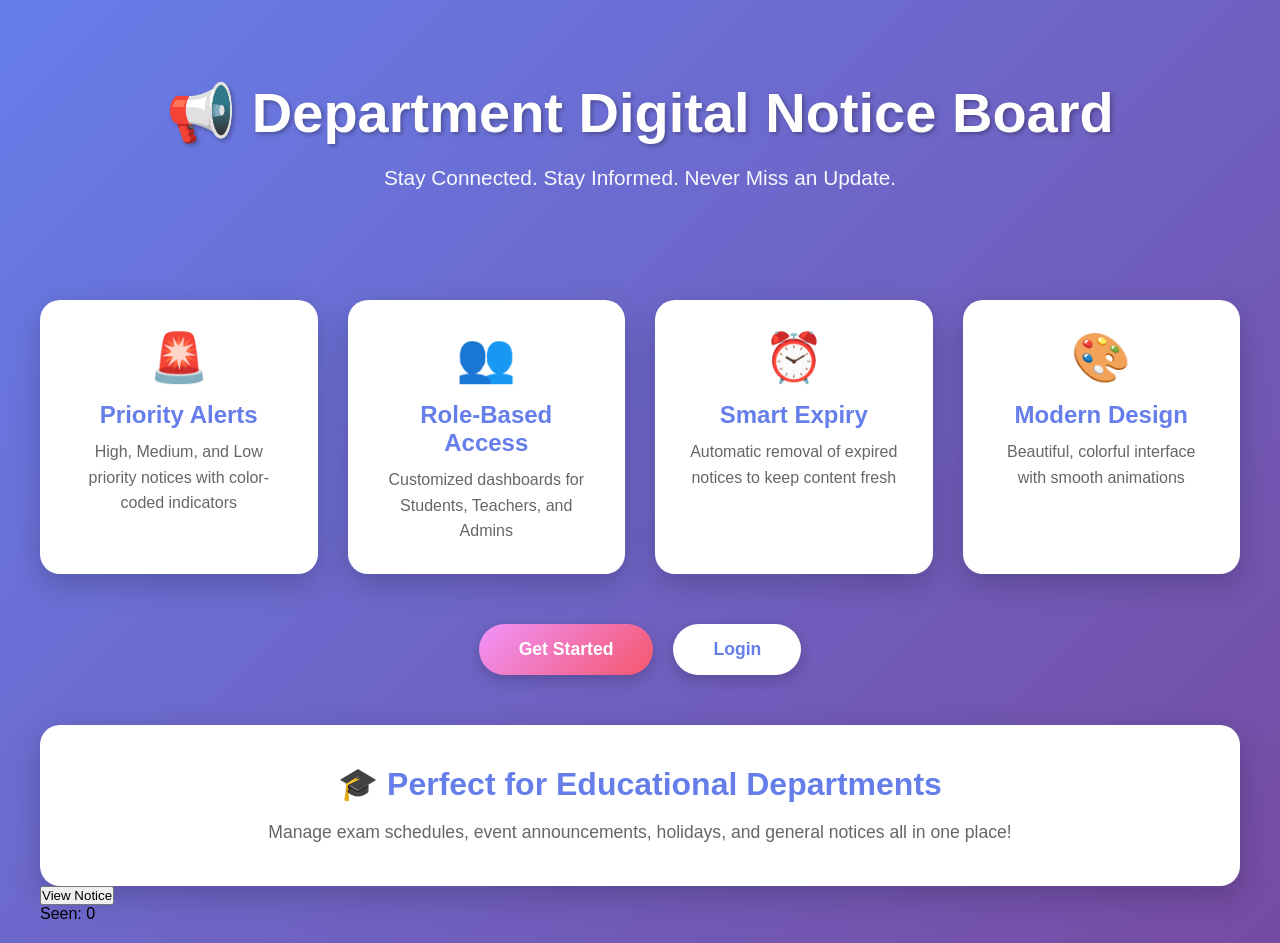
<file: index.html>
<!DOCTYPE html>
<html lang="en">
<head>
  <meta charset="UTF-8">
  <meta name="viewport" content="width=device-width, initial-scale=1.0">
  <title>Department Digital Notice Board</title>
  <link rel="stylesheet" href="style.css">
</head>
<body>
  <div class="container">
    <div class="hero-section">
      <h1 class="main-title">📢 Department Digital Notice Board</h1>
      <p class="subtitle">Stay Connected. Stay Informed. Never Miss an Update.</p>
    </div>

    <div class="features">
      <div class="feature-card">
        <div class="icon">🚨</div>
        <h3>Priority Alerts</h3>
        <p>High, Medium, and Low priority notices with color-coded indicators</p>
      </div>
      <div class="feature-card">
        <div class="icon">👥</div>
        <h3>Role-Based Access</h3>
        <p>Customized dashboards for Students, Teachers, and Admins</p>
      </div>
      <div class="feature-card">
        <div class="icon">⏰</div>
        <h3>Smart Expiry</h3>
        <p>Automatic removal of expired notices to keep content fresh</p>
      </div>
      <div class="feature-card">
        <div class="icon">🎨</div>
        <h3>Modern Design</h3>
        <p>Beautiful, colorful interface with smooth animations</p>
      </div>
    </div>

    <div class="cta-buttons">
      <button class="btn btn-primary" onclick="window.location.href='login.html'">
        Get Started
      </button>
      <button class="btn btn-secondary" onclick="window.location.href='login.html'">
        Login
      </button>
    </div>

    <div class="info-section">
      <h3>🎓 Perfect for Educational Departments</h3>
      <p>Manage exam schedules, event announcements, holidays, and general notices all in one place!</p>
    </div>
    <button id="viewBtn" onclick="viewed()">View Notice</button>
<p id="viewCount"></p>
<script>
const KEY = "homepage_view_count";
const SEEN_KEY = "homepage_seen";  

let count = localStorage.getItem(KEY) || 0;
document.getElementById("viewCount").innerText = "Seen: " + count;

if (localStorage.getItem(SEEN_KEY)) {
    document.getElementById("viewBtn").disabled = true;
    document.getElementById("viewBtn").innerText = "Seen ✔";
}

function viewed() {
    if (!localStorage.getItem(SEEN_KEY)) {
        count++;
        localStorage.setItem(KEY, count);
        localStorage.setItem(SEEN_KEY, "yes");

        document.getElementById("viewCount").innerText = "Seen: " + count;
        document.getElementById("viewBtn").disabled = true;
        document.getElementById("viewBtn").innerText = "Seen ✔";
    }
}
</script>
  </div>
</body>
</html>
</file>
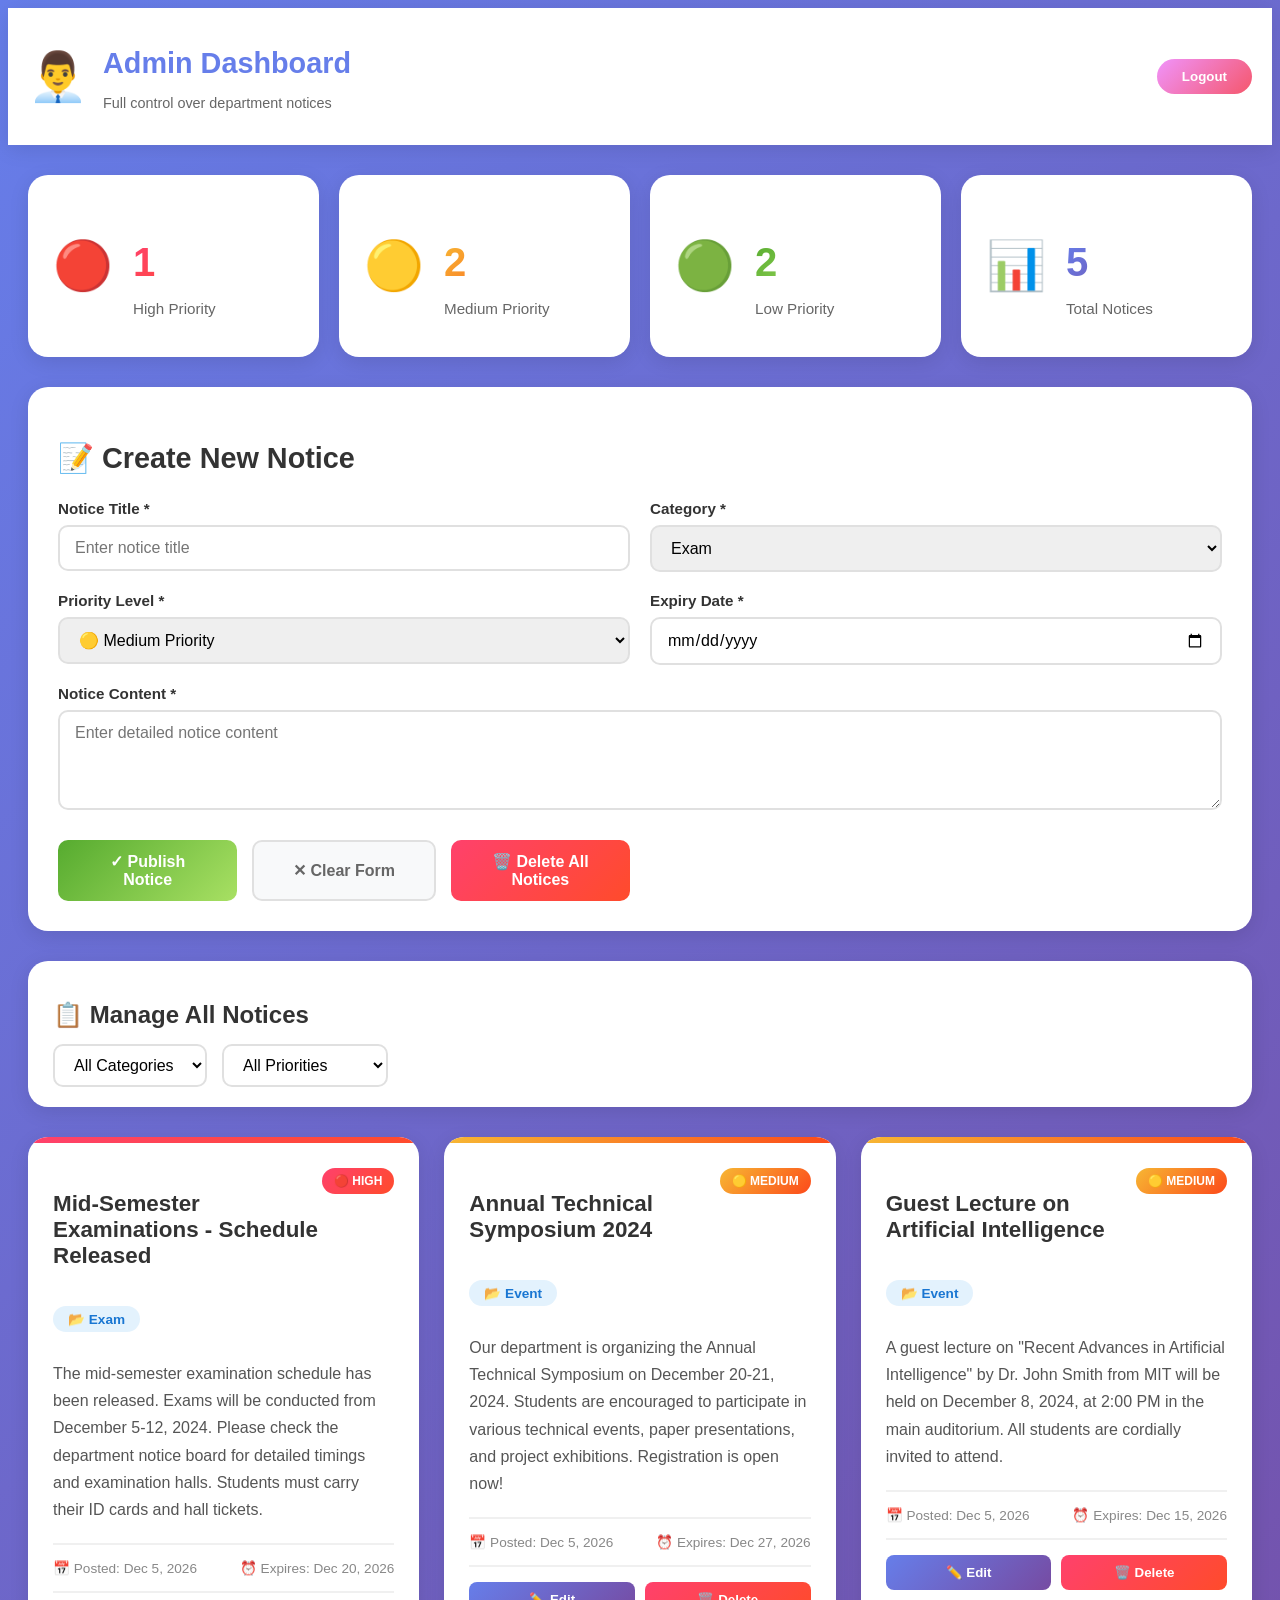
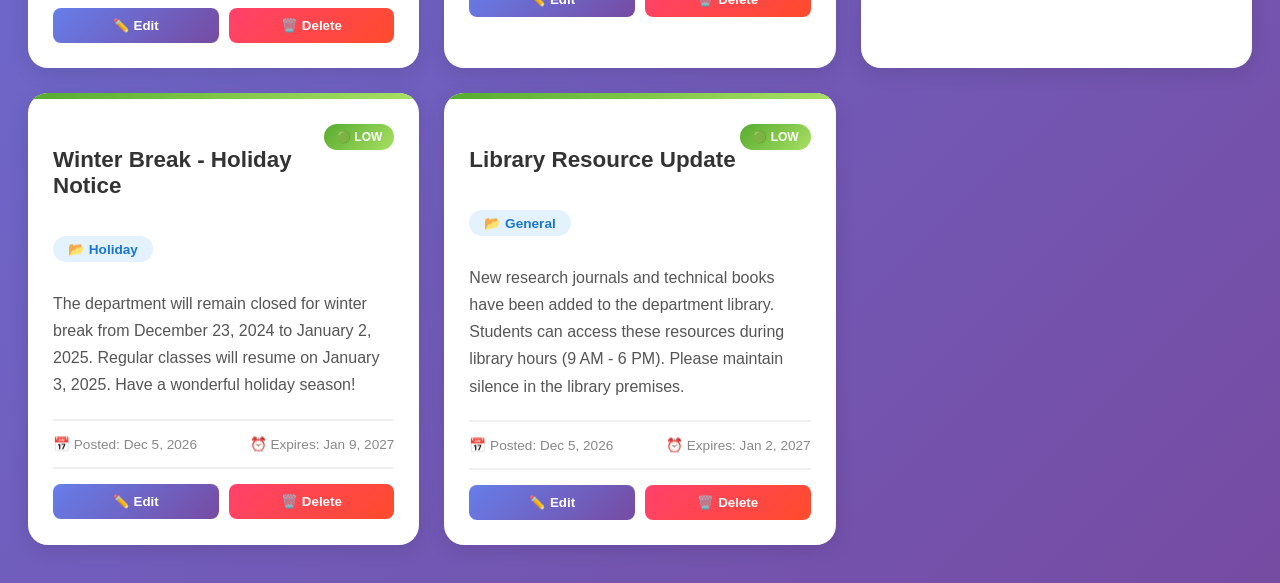
<file: admin.html>
<!DOCTYPE html>
<html lang="en">
<head>
  <meta charset="UTF-8">
  <meta name="viewport" content="width=device-width, initial-scale=1.0">
  <title>Admin Dashboard</title>
  <link rel="stylesheet" href="admin.css">
</head>
<body>
  <div class="header">
    <div class="header-content">
      <div class="header-left">
        <div class="logo">👨‍💼</div>
        <div>
          <h1>Admin Dashboard</h1>
          <p>Full control over department notices</p>
        </div>
      </div>
      <button class="btn-logout" onclick="logout()">Logout</button>
    </div>
  </div>

  <div class="container">
    <!-- Statistics Cards -->
    <div class="stats-grid">
      <div class="stat-card stat-high">
        <div class="stat-icon">🔴</div>
        <div class="stat-info">
          <h3 id="highCount">0</h3>
          <p>High Priority</p>
        </div>
      </div>
      <div class="stat-card stat-medium">
        <div class="stat-icon">🟡</div>
        <div class="stat-info">
          <h3 id="mediumCount">0</h3>
          <p>Medium Priority</p>
        </div>
      </div>
      <div class="stat-card stat-low">
        <div class="stat-icon">🟢</div>
        <div class="stat-info">
          <h3 id="lowCount">0</h3>
          <p>Low Priority</p>
        </div>
      </div>
      <div class="stat-card stat-total">
        <div class="stat-icon">📊</div>
        <div class="stat-info">
          <h3 id="totalCount">0</h3>
          <p>Total Notices</p>
        </div>
      </div>
    </div>

    <!-- Add Notice Section -->
    <div class="add-notice-card">
      <h2>📝 Create New Notice</h2>
      <div class="form-grid">
        <div class="form-group">
          <label for="title">Notice Title *</label>
          <input type="text" id="title" placeholder="Enter notice title">
        </div>

        <div class="form-group">
          <label for="category">Category *</label>
          <select id="category">
            <option value="Exam">Exam</option>
            <option value="Event">Event</option>
            <option value="Holiday">Holiday</option>
            <option value="General">General</option>
          </select>
        </div>

        <div class="form-group">
          <label for="priority">Priority Level *</label>
          <select id="priority">
            <option value="high">🔴 High Priority</option>
            <option value="medium" selected>🟡 Medium Priority</option>
            <option value="low">🟢 Low Priority</option>
          </select>
        </div>

        <div class="form-group">
          <label for="expiry">Expiry Date *</label>
          <input type="date" id="expiry">
        </div>

        <div class="form-group full-width">
          <label for="content">Notice Content *</label>
          <textarea id="content" placeholder="Enter detailed notice content" rows="4"></textarea>
        </div>

        <div class="form-actions full-width">
          <button class="btn btn-publish" onclick="addNotice()">
            ✓ Publish Notice
          </button>
          <button class="btn btn-clear" onclick="clearForm()">
            ✕ Clear Form
          </button>
          <button class="btn btn-danger" onclick="clearAllNotices()">
            🗑️ Delete All Notices
          </button>
        </div>
      </div>
    </div>

    <!-- Filter Section -->
    <div class="filter-section">
      <h2>📋 Manage All Notices</h2>
      <div class="filter-controls">
        <select id="categoryFilter" onchange="displayNotices()">
          <option value="All">All Categories</option>
          <option value="Exam">Exam</option>
          <option value="Event">Event</option>
          <option value="Holiday">Holiday</option>
          <option value="General">General</option>
        </select>
        <select id="priorityFilter" onchange="displayNotices()">
          <option value="All">All Priorities</option>
          <option value="high">High Priority</option>
          <option value="medium">Medium Priority</option>
          <option value="low">Low Priority</option>
        </select>
      </div>
    </div>

    <div id="noticeList" class="notice-grid"></div>
  </div>

  <!-- Edit Modal -->
  <div id="editModal" class="modal">
    <div class="modal-content">
      <div class="modal-header">
        <h2>✏️ Edit Notice</h2>
        <button class="close-btn" onclick="closeEditModal()">&times;</button>
      </div>
      <div class="modal-body">
        <input type="hidden" id="editIndex">
        <div class="form-group">
          <label for="editTitle">Title</label>
          <input type="text" id="editTitle">
        </div>
        <div class="form-group">
          <label for="editCategory">Category</label>
          <select id="editCategory">
            <option value="Exam">Exam</option>
            <option value="Event">Event</option>
            <option value="Holiday">Holiday</option>
            <option value="General">General</option>
          </select>
        </div>
        <div class="form-group">
          <label for="editPriority">Priority</label>
          <select id="editPriority">
            <option value="high">🔴 High Priority</option>
            <option value="medium">🟡 Medium Priority</option>
            <option value="low">🟢 Low Priority</option>
          </select>
        </div>
        <div class="form-group">
          <label for="editExpiry">Expiry Date</label>
          <input type="date" id="editExpiry">
        </div>
        <div class="form-group">
          <label for="editContent">Content</label>
          <textarea id="editContent" rows="4"></textarea>
        </div>
      </div>
      <div class="modal-footer">
        <button class="btn btn-publish" onclick="saveEdit()">Save Changes</button>
        <button class="btn btn-clear" onclick="closeEditModal()">Cancel</button>
      </div>
    </div>
  </div>

  <script src="common.js"></script>
  <script src="admin.js"></script>
</body>
</html>
</file>
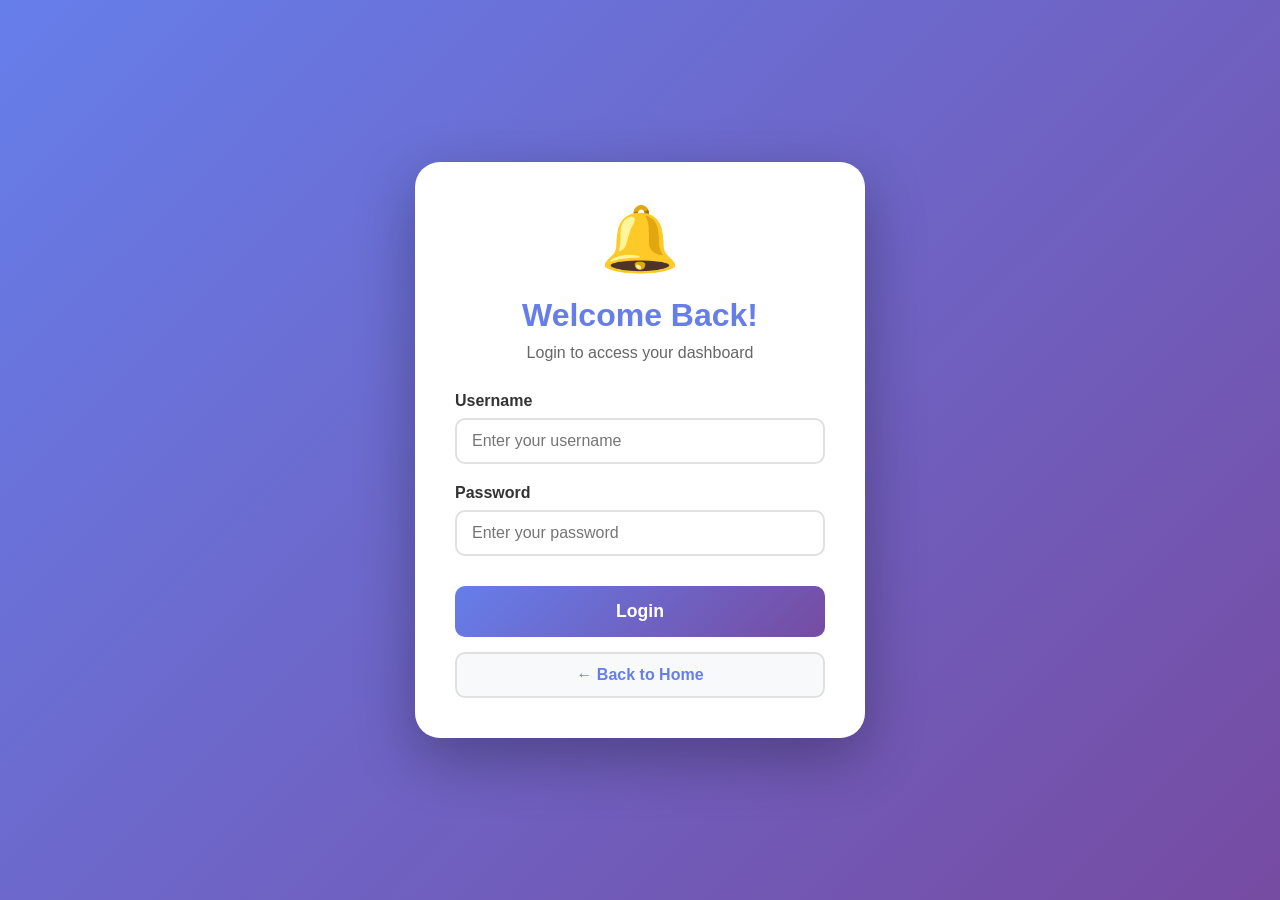
<file: login.html>
<!DOCTYPE html>
<html lang="en">
<head>
  <meta charset="UTF-8">
  <meta name="viewport" content="width=device-width, initial-scale=1.0">
  <title>Login - Department Notice Board</title>
  <link rel="stylesheet" href="login.css">
</head>
<body>
  <div class="login-container">
    <div class="login-box">
      <div class="logo">
        <div class="logo-icon">🔔</div>
      </div>
      <h2>Welcome Back!</h2>
      <p class="subtitle">Login to access your dashboard</p>

      <div class="input-group">
        <label for="username">Username</label>
        <input type="text" id="username" placeholder="Enter your username">
      </div>

      <div class="input-group">
        <label for="password">Password</label>
        <input type="password" id="password" placeholder="Enter your password">
      </div>

      <button class="btn-login" onclick="login()">Login</button>

      <div class="extra-links">
        <button class="btn-back" onclick="window.location.href='index.html'">
        ← Back to Home
      </button>
      </div>
        </div>
      </div>
     
    </div>
  </div>

  <script src="common.js"></script>
  <script>
    function login() {
      const user = document.getElementById("username").value.trim();
      const pass = document.getElementById("password").value.trim();

      if (!user || !pass) {
        showAlert("Please enter both username and password!", "error");
        return;
      }

      if (user === "admin" && pass === "admin123") {
        window.location.href = "admin.html";
      } else if (user === "teacher" && pass === "teacher123") {
        window.location.href = "teacher.html";
      } else if (user === "student" && pass === "student123") {
        window.location.href = "student.html";
      } else {
        showAlert("Invalid credentials! Please try again.", "error");
      }
    }

    // Allow Enter key to submit
    document.addEventListener('keypress', function(e) {
      if (e.key === 'Enter') {
        login();
      }
    });
  </script>
</body>
</html>
</file>
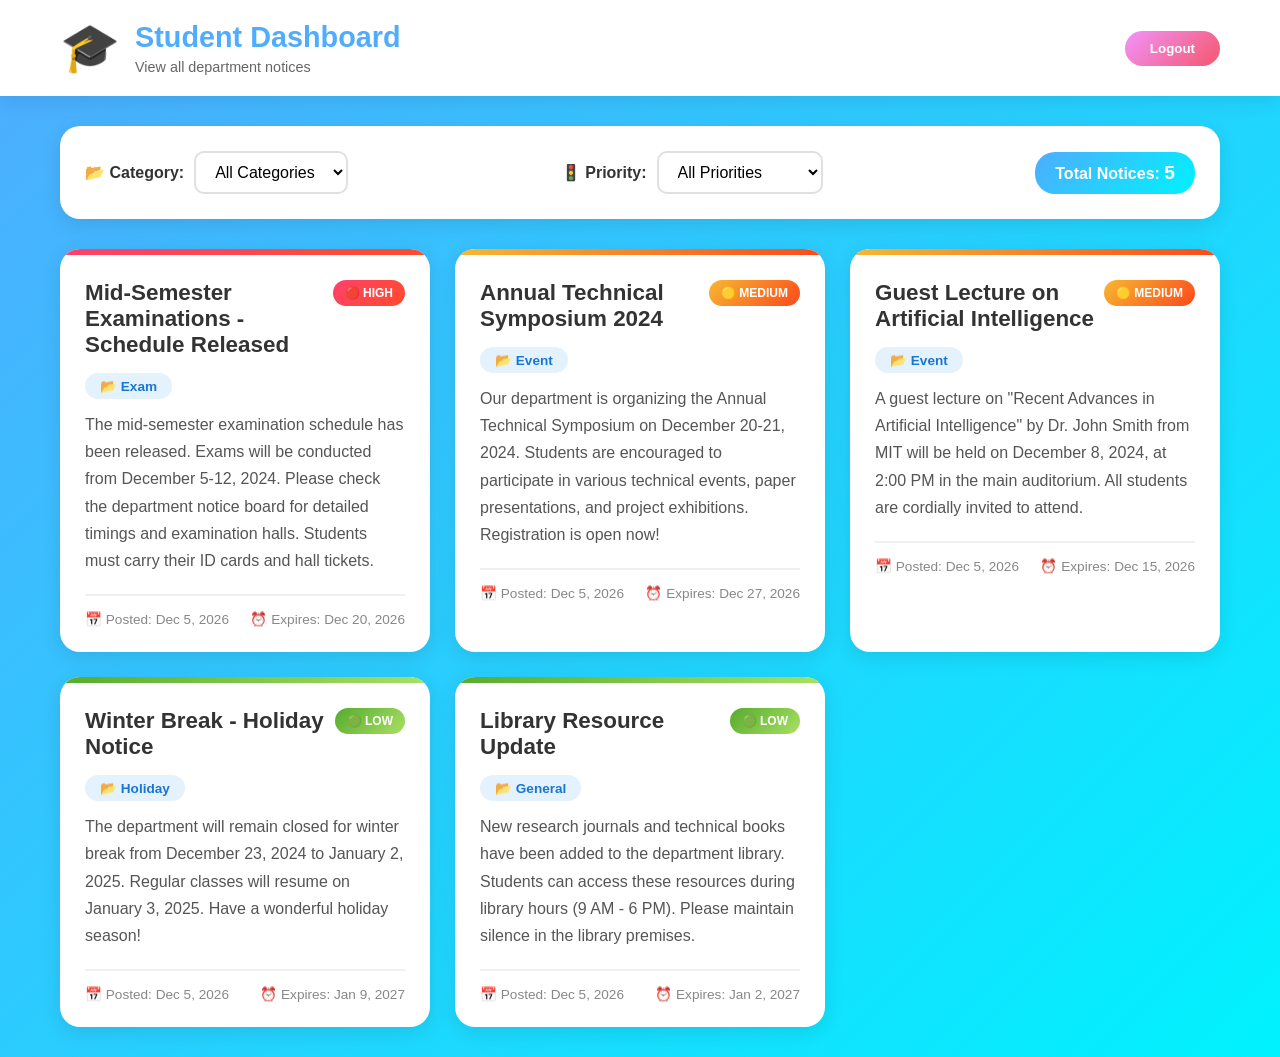
<file: student.html>
<!DOCTYPE html>
<html lang="en">
<head>
  <meta charset="UTF-8">
  <meta name="viewport" content="width=device-width, initial-scale=1.0">
  <title>Student Dashboard</title>
  <link rel="stylesheet" href="student.css">
</head>
<body>
  <div class="header">
    <div class="header-content">
      <div class="header-left">
        <div class="logo">🎓</div>
        <div>
          <h1>Student Dashboard</h1>
          <p>View all department notices</p>
        </div>
      </div>
      <button class="btn-logout" onclick="logout()">Logout</button>
    </div>
  </div>

  <div class="container">
    <div class="filter-section">
      <div class="filter-group">
        <label for="categoryFilter">📂 Category:</label>
        <select id="categoryFilter" onchange="displayNotices()">
          <option value="All">All Categories</option>
          <option value="Exam">Exam</option>
          <option value="Event">Event</option>
          <option value="Holiday">Holiday</option>
          <option value="General">General</option>
        </select>
      </div>

      <div class="filter-group">
        <label for="priorityFilter">🚦 Priority:</label>
        <select id="priorityFilter" onchange="displayNotices()">
          <option value="All">All Priorities</option>
          <option value="high">High Priority</option>
          <option value="medium">Medium Priority</option>
          <option value="low">Low Priority</option>
        </select>
      </div>

      <div class="notice-count">
        Total Notices: <span id="noticeCount">0</span>
      </div>
    </div>

    <div id="noticeList" class="notice-grid"></div>
  </div>

  <script src="common.js"></script>
  <script src="student.js"></script>
</body>
</html>
</file>
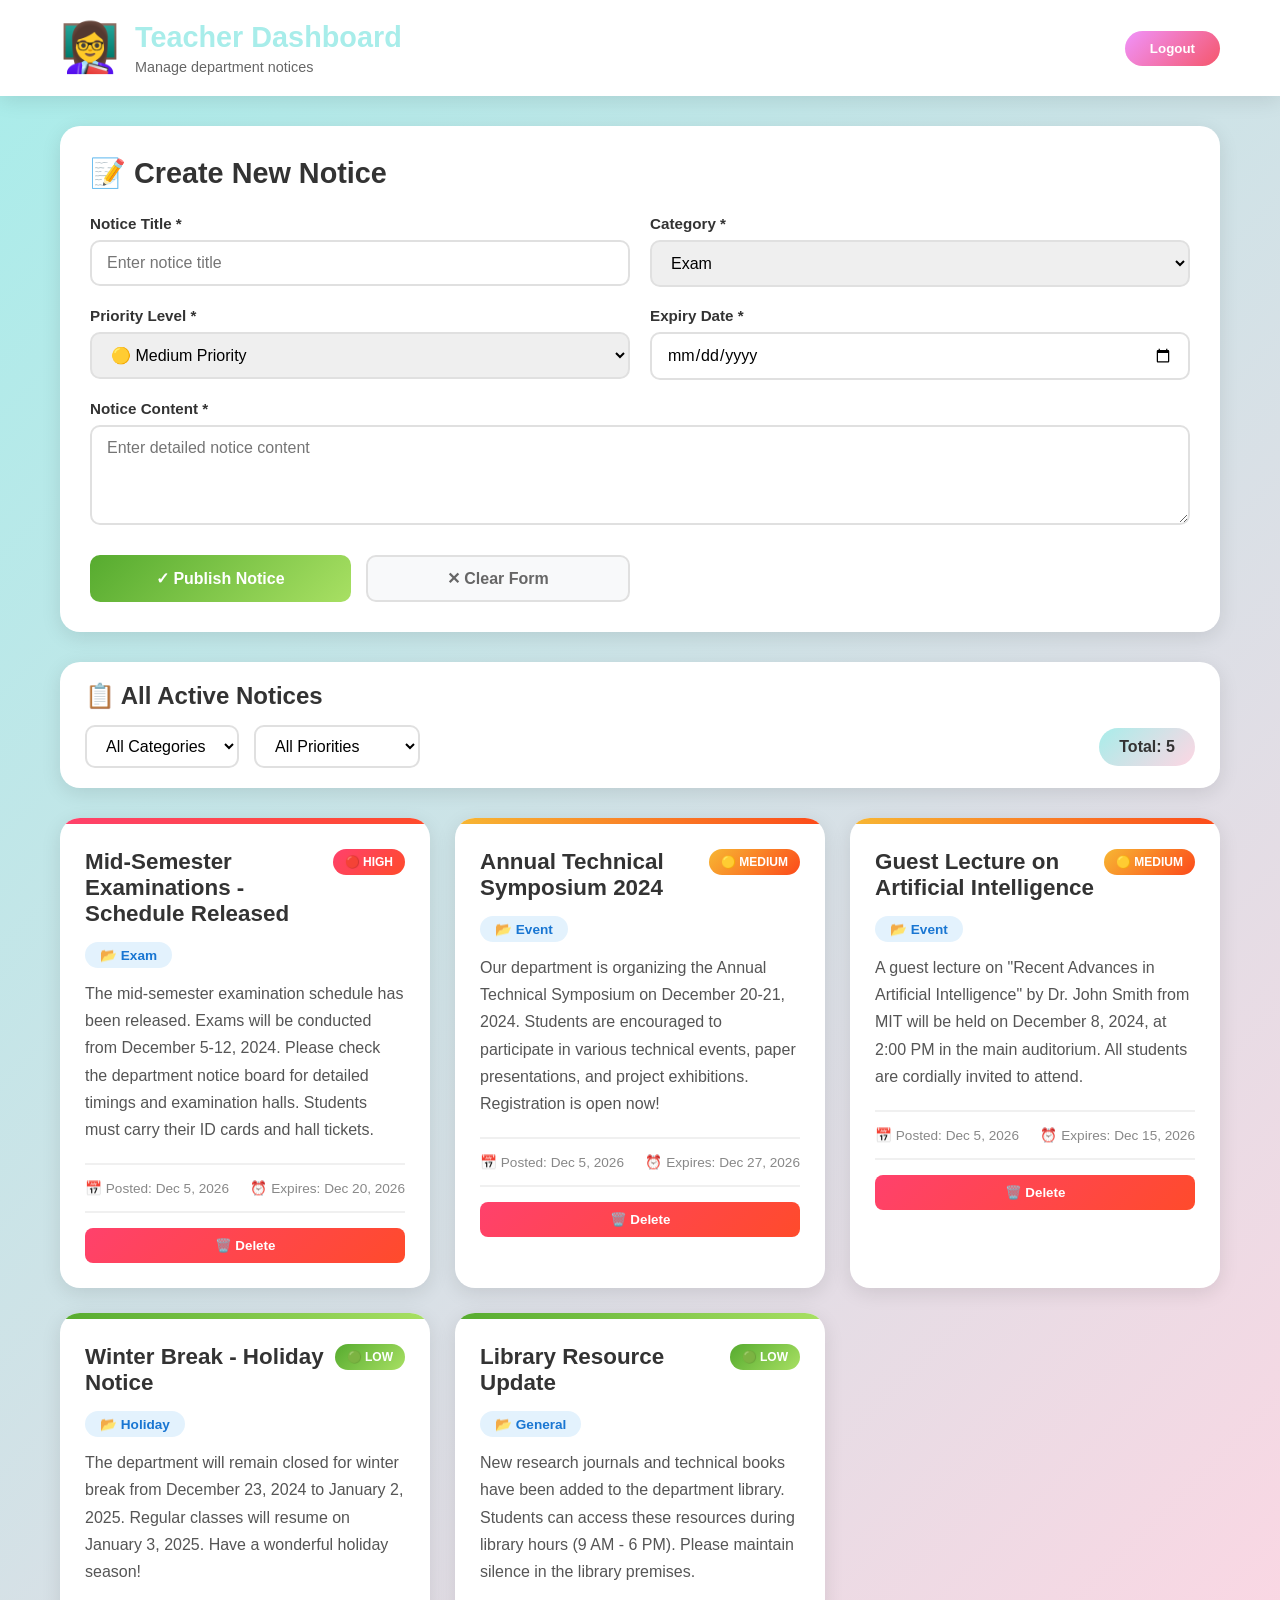
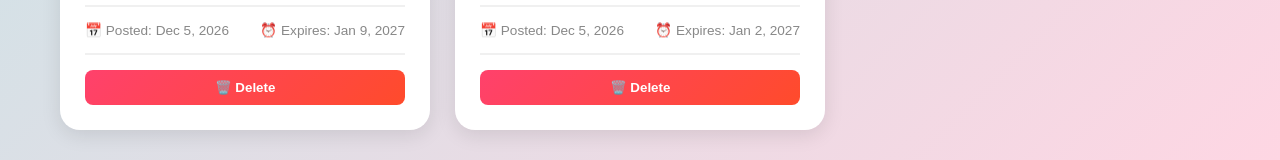
<file: teacher.html>
<!DOCTYPE html>
<html lang="en">
<head>
  <meta charset="UTF-8">
  <meta name="viewport" content="width=device-width, initial-scale=1.0">
  <title>Teacher Dashboard</title>
  <link rel="stylesheet" href="teacher.css">
</head>
<body>
  <div class="header">
    <div class="header-content">
      <div class="header-left">
        <div class="logo">👩‍🏫</div>
        <div>
          <h1>Teacher Dashboard</h1>
          <p>Manage department notices</p>
        </div>
      </div>
      <button class="btn-logout" onclick="logout()">Logout</button>
    </div>
  </div>

  <div class="container">
    <!-- Add Notice Section -->
    <div class="add-notice-card">
      <h2>📝 Create New Notice</h2>
      <div class="form-grid">
        <div class="form-group">
          <label for="title">Notice Title *</label>
          <input type="text" id="title" placeholder="Enter notice title">
        </div>

        <div class="form-group">
          <label for="category">Category *</label>
          <select id="category">
            <option value="Exam">Exam</option>
            <option value="Event">Event</option>
            <option value="Holiday">Holiday</option>
            <option value="General">General</option>
          </select>
        </div>

        <div class="form-group">
          <label for="priority">Priority Level *</label>
          <select id="priority">
            <option value="high">🔴 High Priority</option>
            <option value="medium" selected>🟡 Medium Priority</option>
            <option value="low">🟢 Low Priority</option>
          </select>
        </div>

        <div class="form-group">
          <label for="expiry">Expiry Date *</label>
          <input type="date" id="expiry">
        </div>

        <div class="form-group full-width">
          <label for="content">Notice Content *</label>
          <textarea id="content" placeholder="Enter detailed notice content" rows="4"></textarea>
        </div>

        <div class="form-actions full-width">
          <button class="btn btn-publish" onclick="addNotice()">
            ✓ Publish Notice
          </button>
          <button class="btn btn-clear" onclick="clearForm()">
            ✕ Clear Form
          </button>
        </div>
      </div>
    </div>

    <!-- Filter Section -->
    <div class="filter-section">
      <h2>📋 All Active Notices</h2>
      <div class="filter-controls">
        <select id="categoryFilter" onchange="displayNotices()">
          <option value="All">All Categories</option>
          <option value="Exam">Exam</option>
          <option value="Event">Event</option>
          <option value="Holiday">Holiday</option>
          <option value="General">General</option>
        </select>
        <select id="priorityFilter" onchange="displayNotices()">
          <option value="All">All Priorities</option>
          <option value="high">High Priority</option>
          <option value="medium">Medium Priority</option>
          <option value="low">Low Priority</option>
        </select>
        <span class="notice-count">Total: <span id="noticeCount">0</span></span>
      </div>
    </div>

    <div id="noticeList" class="notice-grid"></div>
  </div>

  <script src="common.js"></script>
  <script src="teacher.js"></script>
</body>
</html>
</file>
<file: style.css>
* {
  margin: 0;
  padding: 0;
  box-sizing: border-box;
}

body {
  font-family: 'Segoe UI', Tahoma, Geneva, Verdana, sans-serif;
  background: linear-gradient(135deg, #667eea 0%, #764ba2 100%);
  min-height: 100vh;
  padding: 20px;
}

.container {
  max-width: 1200px;
  margin: 0 auto;
}

.hero-section {
  text-align: center;
  padding: 60px 20px;
  color: white;
  animation: fadeInDown 1s ease;
}

.main-title {
  font-size: 3.5rem;
  margin-bottom: 20px;
  text-shadow: 2px 2px 4px rgba(0, 0, 0, 0.3);
}

.subtitle {
  font-size: 1.3rem;
  opacity: 0.95;
}

.features {
  display: grid;
  grid-template-columns: repeat(auto-fit, minmax(250px, 1fr));
  gap: 30px;
  margin: 50px 0;
}

.feature-card {
  background: white;
  padding: 30px;
  border-radius: 20px;
  text-align: center;
  box-shadow: 0 10px 30px rgba(0, 0, 0, 0.2);
  transition: transform 0.3s ease, box-shadow 0.3s ease;
  animation: fadeInUp 1s ease;
}

.feature-card:hover {
  transform: translateY(-10px);
  box-shadow: 0 15px 40px rgba(0, 0, 0, 0.3);
}

.icon {
  font-size: 3rem;
  margin-bottom: 15px;
}

.feature-card h3 {
  color: #667eea;
  margin-bottom: 10px;
  font-size: 1.5rem;
}

.feature-card p {
  color: #666;
  line-height: 1.6;
}

.cta-buttons {
  display: flex;
  justify-content: center;
  gap: 20px;
  margin: 50px 0;
  flex-wrap: wrap;
}

.btn {
  padding: 15px 40px;
  font-size: 1.1rem;
  border: none;
  border-radius: 50px;
  cursor: pointer;
  transition: all 0.3s ease;
  font-weight: 600;
  box-shadow: 0 5px 15px rgba(0, 0, 0, 0.2);
}

.btn-primary {
  background: linear-gradient(135deg, #f093fb 0%, #f5576c 100%);
  color: white;
}

.btn-primary:hover {
  transform: scale(1.05);
  box-shadow: 0 8px 20px rgba(245, 87, 108, 0.4);
}

.btn-secondary {
  background: white;
  color: #667eea;
}

.btn-secondary:hover {
  transform: scale(1.05);
  background: #f8f9fa;
}

.info-section {
  background: white;
  padding: 40px;
  border-radius: 20px;
  text-align: center;
  margin-top: 50px;
  box-shadow: 0 10px 30px rgba(0, 0, 0, 0.2);
}

.info-section h3 {
  color: #667eea;
  font-size: 2rem;
  margin-bottom: 15px;
}

.info-section p {
  color: #666;
  font-size: 1.1rem;
  line-height: 1.6;
}

@keyframes fadeInDown {
  from {
    opacity: 0;
    transform: translateY(-30px);
  }
  to {
    opacity: 1;
    transform: translateY(0);
  }
}

@keyframes fadeInUp {
  from {
    opacity: 0;
    transform: translateY(30px);
  }
  to {
    opacity: 1;
    transform: translateY(0);
  }
}

@media (max-width: 768px) {
  .main-title {
    font-size: 2.5rem;
  }
  
  .features {
    grid-template-columns: 1fr;
  }
}
</file>
<file: admin.css>
---
* {
  margin: 0;
  padding: 0;
  box-sizing: border-box;
}

body {
  font-family: 'Segoe UI', Tahoma, Geneva, Verdana, sans-serif;
  background: linear-gradient(135deg, #667eea 0%, #764ba2 100%);
  min-height: 100vh;
}

.header {
  background: white;
  box-shadow: 0 4px 20px rgba(0, 0, 0, 0.1);
  padding: 20px 0;
  position: sticky;
  top: 0;
  z-index: 100;
}

.header-content {
  max-width: 1400px;
  margin: 0 auto;
  padding: 0 20px;
  display: flex;
  justify-content: space-between;
  align-items: center;
}

.header-left {
  display: flex;
  align-items: center;
  gap: 15px;
}

.logo {
  font-size: 3rem;
}

.header-left h1 {
  color: #667eea;
  font-size: 1.8rem;
  margin-bottom: 5px;
}

.header-left p {
  color: #666;
  font-size: 0.9rem;
}

.btn-logout {
  padding: 10px 25px;
  background: linear-gradient(135deg, #f093fb 0%, #f5576c 100%);
  color: white;
  border: none;
  border-radius: 25px;
  font-weight: 600;
  cursor: pointer;
  transition: all 0.3s ease;
}

.btn-logout:hover {
  transform: scale(1.05);
  box-shadow: 0 5px 15px rgba(245, 87, 108, 0.3);
}

.container {
  max-width: 1400px;
  margin: 0 auto;
  padding: 30px 20px;
}

/* Statistics Cards */
.stats-grid {
  display: grid;
  grid-template-columns: repeat(auto-fit, minmax(250px, 1fr));
  gap: 20px;
  margin-bottom: 30px;
}

.stat-card {
  background: white;
  padding: 25px;
  border-radius: 20px;
  box-shadow: 0 5px 20px rgba(0, 0, 0, 0.1);
  display: flex;
  align-items: center;
  gap: 20px;
  transition: all 0.3s ease;
}

.stat-card:hover {
  transform: translateY(-5px);
  box-shadow: 0 10px 30px rgba(0, 0, 0, 0.15);
}

.stat-icon {
  font-size: 3rem;
}

.stat-info h3 {
  font-size: 2.5rem;
  margin-bottom: 5px;
}

.stat-info p {
  color: #666;
  font-size: 0.95rem;
}

.stat-high .stat-info h3 {
  background: linear-gradient(135deg, #ff416c, #ff4b2b);
  -webkit-background-clip: text;
  -webkit-text-fill-color: transparent;
}

.stat-medium .stat-info h3 {
  background: linear-gradient(135deg, #f7b733, #fc4a1a);
  -webkit-background-clip: text;
  -webkit-text-fill-color: transparent;
}

.stat-low .stat-info h3 {
  background: linear-gradient(135deg, #56ab2f, #a8e063);
  -webkit-background-clip: text;
  -webkit-text-fill-color: transparent;
}

.stat-total .stat-info h3 {
  background: linear-gradient(135deg, #667eea, #764ba2);
  -webkit-background-clip: text;
  -webkit-text-fill-color: transparent;
}

/* Form Sections */
.add-notice-card {
  background: white;
  padding: 30px;
  border-radius: 20px;
  box-shadow: 0 5px 20px rgba(0, 0, 0, 0.1);
  margin-bottom: 30px;
}

.add-notice-card h2 {
  color: #333;
  margin-bottom: 25px;
  font-size: 1.8rem;
}

.form-grid {
  display: grid;
  grid-template-columns: repeat(2, 1fr);
  gap: 20px;
}

.form-group {
  display: flex;
  flex-direction: column;
}

.form-group.full-width {
  grid-column: 1 / -1;
}

.form-group label {
  color: #333;
  font-weight: 600;
  margin-bottom: 8px;
  font-size: 0.95rem;
}

.form-group input,
.form-group select,
.form-group textarea {
  padding: 12px 15px;
  border: 2px solid #e0e0e0;
  border-radius: 10px;
  font-size: 1rem;
  font-family: inherit;
  transition: all 0.3s ease;
}

.form-group input:focus,
.form-group select:focus,
.form-group textarea:focus {
  outline: none;
  border-color: #667eea;
  box-shadow: 0 0 0 3px rgba(102, 126, 234, 0.1);
}

.form-actions {
  display: flex;
  gap: 15px;
  margin-top: 10px;
}

.btn {
  padding: 12px 30px;
  border: none;
  border-radius: 10px;
  font-size: 1rem;
  font-weight: 600;
  cursor: pointer;
  transition: all 0.3s ease;
}

.btn-publish {
  background: linear-gradient(135deg, #56ab2f, #a8e063);
  color: white;
  flex: 1;
}

.btn-publish:hover {
  transform: translateY(-2px);
  box-shadow: 0 5px 15px rgba(86, 171, 47, 0.3);
}

.btn-clear {
  background: #f8f9fa;
  color: #666;
  border: 2px solid #e0e0e0;
  flex: 1;
}

.btn-clear:hover {
  background: #e9ecef;
}

.btn-danger {
  background: linear-gradient(135deg, #ff416c, #ff4b2b);
  color: white;
  flex: 1;
}

.btn-danger:hover {
  transform: translateY(-2px);
  box-shadow: 0 5px 15px rgba(255, 65, 108, 0.3);
}

/* Filter Section */
.filter-section {
  background: white;
  padding: 20px 25px;
  border-radius: 20px;
  box-shadow: 0 5px 20px rgba(0, 0, 0, 0.1);
  margin-bottom: 30px;
}

.filter-section h2 {
  color: #333;
  margin-bottom: 15px;
  font-size: 1.5rem;
}

.filter-controls {
  display: flex;
  gap: 15px;
  align-items: center;
  flex-wrap: wrap;
}

.filter-controls select {
  padding: 10px 15px;
  border: 2px solid #e0e0e0;
  border-radius: 10px;
  font-size: 1rem;
  cursor: pointer;
  background: white;
}

/* Notice Grid */
.notice-grid {
  display: grid;
  grid-template-columns: repeat(auto-fill, minmax(350px, 1fr));
  gap: 25px;
}

.notice-card {
  background: white;
  border-radius: 20px;
  overflow: hidden;
  box-shadow: 0 5px 20px rgba(0, 0, 0, 0.1);
  transition: all 0.3s ease;
}

.notice-card:hover {
  transform: translateY(-5px);
  box-shadow: 0 10px 30px rgba(0, 0, 0, 0.15);
}

.priority-bar {
  height: 6px;
}

.priority-high {
  background: linear-gradient(90deg, #ff416c, #ff4b2b);
}

.priority-medium {
  background: linear-gradient(90deg, #f7b733, #fc4a1a);
}

.priority-low {
  background: linear-gradient(90deg, #56ab2f, #a8e063);
}

.notice-content {
  padding: 25px;
}

.notice-header {
  display: flex;
  justify-content: space-between;
  align-items: flex-start;
  margin-bottom: 15px;
}

.notice-title {
  color: #333;
  font-size: 1.4rem;
  font-weight: 700;
  flex: 1;
}

.priority-badge {
  padding: 6px 12px;
  border-radius: 20px;
  font-size: 0.75rem;
  font-weight: 700;
  text-transform: uppercase;
  color: white;
}

.badge-high {
  background: linear-gradient(135deg, #ff416c, #ff4b2b);
}

.badge-medium {
  background: linear-gradient(135deg, #f7b733, #fc4a1a);
}

.badge-low {
  background: linear-gradient(135deg, #56ab2f, #a8e063);
}

.category-tag {
  display: inline-block;
  background: #e3f2fd;
  color: #1976d2;
  padding: 5px 15px;
  border-radius: 15px;
  font-size: 0.85rem;
  font-weight: 600;
  margin-bottom: 12px;
}

.notice-text {
  color: #555;
  line-height: 1.7;
  margin-bottom: 20px;
}

.notice-meta {
  border-top: 2px solid #f0f0f0;
  padding-top: 15px;
  display: flex;
  justify-content: space-between;
  color: #888;
  font-size: 0.85rem;
}

.notice-actions {
  display: flex;
  gap: 10px;
  margin-top: 15px;
  padding-top: 15px;
  border-top: 2px solid #f0f0f0;
}

.btn-edit {
  flex: 1;
  padding: 10px;
  background: linear-gradient(135deg, #667eea 0%, #764ba2 100%);
  color: white;
  border: none;
  border-radius: 8px;
  cursor: pointer;
  font-weight: 600;
  transition: all 0.3s ease;
}

.btn-edit:hover {
  transform: translateY(-2px);
  box-shadow: 0 5px 15px rgba(102, 126, 234, 0.3);
}

.btn-delete {
  flex: 1;
  padding: 10px;
  background: linear-gradient(135deg, #ff416c, #ff4b2b);
  color: white;
  border: none;
  border-radius: 8px;
  cursor: pointer;
  font-weight: 600;
  transition: all 0.3s ease;
}

.btn-delete:hover {
  transform: translateY(-2px);
  box-shadow: 0 5px 15px rgba(255, 65, 108, 0.3);
}

/* Edit Modal */
.modal {
  display: none;
  position: fixed;
  top: 0;
  left: 0;
  width: 100%;
  height: 100%;
  background: rgba(0, 0, 0, 0.7);
  z-index: 1000;
  justify-content: center;
  align-items: center;
  padding: 20px;
}

.modal.active {
  display: flex;
}

.modal-content {
  background: white;
  border-radius: 20px;
  width: 100%;
  max-width: 600px;
  max-height: 90vh;
  overflow-y: auto;
  animation: modalSlideIn 0.3s ease;
}

.modal-header {
  display: flex;
  justify-content: space-between;
  align-items: center;
  padding: 25px;
  border-bottom: 2px solid #f0f0f0;
}

.modal-header h2 {
  color: #667eea;
  font-size: 1.5rem;
}

.close-btn {
  background: none;
  border: none;
  font-size: 2rem;
  color: #999;
  cursor: pointer;
  transition: all 0.3s ease;
  width: 40px;
  height: 40px;
  display: flex;
  align-items: center;
  justify-content: center;
  border-radius: 50%;
}

.close-btn:hover {
  background: #f0f0f0;
  color: #333;
}

.modal-body {
  padding: 25px;
}

.modal-footer {
  padding: 25px;
  border-top: 2px solid #f0f0f0;
  display: flex;
  gap: 15px;
}

@keyframes modalSlideIn {
  from {
    opacity: 0;
    transform: translateY(-50px);
  }
  to {
    opacity: 1;
    transform: translateY(0);
  }
}

.empty-state {
  text-align: center;
  padding: 60px 20px;
  background: white;
  border-radius: 20px;
  box-shadow: 0 5px 20px rgba(0, 0, 0, 0.1);
}

.empty-state-icon {
  font-size: 5rem;
  margin-bottom: 20px;
}

.empty-state h3 {
  color: #667eea;
  font-size: 1.8rem;
  margin-bottom: 10px;
}

.empty-state p {
  color: #666;
  font-size: 1.1rem;
}

@media (max-width: 768px) {
  .stats-grid {
    grid-template-columns: repeat(2, 1fr);
  }
  
  .form-grid {
    grid-template-columns: 1fr;
  }
  
  .notice-grid {
    grid-template-columns: 1fr;
}
.filter-controls {
flex-direction: column;
align-items: stretch;
}
.filter-controls select {
width: 100%;
}
.form-actions {
flex-direction: column;
}
}
</file>
<file: login.css>
* {
  margin: 0;
  padding: 0;
  box-sizing: border-box;
}

body {
  font-family: 'Segoe UI', Tahoma, Geneva, Verdana, sans-serif;
  background: linear-gradient(135deg, #667eea 0%, #764ba2 100%);
  min-height: 100vh;
  display: flex;
  justify-content: center;
  align-items: center;
  padding: 20px;
}

.login-container {
  width: 100%;
  max-width: 450px;
  animation: fadeIn 0.6s ease;
}

.login-box {
  background: white;
  padding: 40px;
  border-radius: 25px;
  box-shadow: 0 20px 60px rgba(0, 0, 0, 0.3);
}

.logo {
  text-align: center;
  margin-bottom: 20px;
}

.logo-icon {
  font-size: 4rem;
  animation: bounce 2s infinite;
}

h2 {
  color: #667eea;
  text-align: center;
  margin-bottom: 10px;
  font-size: 2rem;
}

.subtitle {
  text-align: center;
  color: #666;
  margin-bottom: 30px;
}

.input-group {
  margin-bottom: 20px;
}

.input-group label {
  display: block;
  color: #333;
  font-weight: 600;
  margin-bottom: 8px;
}

.input-group input {
  width: 100%;
  padding: 12px 15px;
  border: 2px solid #e0e0e0;
  border-radius: 10px;
  font-size: 1rem;
  transition: all 0.3s ease;
}

.input-group input:focus {
  outline: none;
  border-color: #667eea;
  box-shadow: 0 0 0 3px rgba(102, 126, 234, 0.1);
}

.btn-login {
  width: 100%;
  padding: 15px;
  background: linear-gradient(135deg, #667eea 0%, #764ba2 100%);
  color: white;
  border: none;
  border-radius: 10px;
  font-size: 1.1rem;
  font-weight: 600;
  cursor: pointer;
  transition: all 0.3s ease;
  margin-top: 10px;
}

.btn-login:hover {
  transform: translateY(-2px);
  box-shadow: 0 10px 25px rgba(102, 126, 234, 0.4);
}

.demo-credentials {
  margin-top: 30px;
  padding: 20px;
  background: #f8f9fa;
  border-radius: 15px;
}

.demo-credentials h4 {
  color: #667eea;
  margin-bottom: 15px;
  text-align: center;
}

.credential-grid {
  display: grid;
  gap: 10px;
}

.credential-item {
  display: flex;
  justify-content: space-between;
  padding: 10px;
  background: white;
  border-radius: 8px;
  font-size: 0.9rem;
}

.credential-item strong {
  color: #667eea;
}

.credential-item span {
  color: #666;
  font-family: 'Courier New', monospace;
}

.btn-back {
  width: 100%;
  padding: 12px;
  background: #f8f9fa;
  color: #667eea;
  border: 2px solid #e0e0e0;
  border-radius: 10px;
  font-size: 1rem;
  font-weight: 600;
  cursor: pointer;
  transition: all 0.3s ease;
  margin-top: 15px;
}

.btn-back:hover {
  background: #667eea;
  color: white;
  border-color: #667eea;
}
.captcha-box {
  display: flex;
  justify-content: space-between;
  align-items: center;
  background: #eaeaea;
  padding: 10px;
  margin-top: 15px;
  font-size: 20px;
  font-weight: bold;
  letter-spacing: 3px;
  border-radius: 5px;
}

.refresh-btn {
  background: #444;
  color: #fff;
  padding: 5px 10px;
  border: none;
  border-radius: 4px;
  cursor: pointer;
}

#captchaInput {
  margin-top: 10px;
  padding: 10px;
  width: 100%;
  border-radius: 5px;
  border: 1px solid #ccc;
}

.error {
  color: red;
  margin-top: 5px;
  font-size: 14px;
}

@keyframes fadeIn {
  from {
    opacity: 0;
    transform: translateY(-20px);
  }
  to {
    opacity: 1;
    transform: translateY(0);
  }
}

@keyframes bounce {
  0%, 100% {
    transform: translateY(0);
  }
  50% {
    transform: translateY(-10px);
  }
}

@media (max-width: 480px) {
  .login-box {
    padding: 30px 20px;
  }
  
  h2 {
    font-size: 1.5rem;
  }
}
</file>
<file: student.css>
* {
  margin: 0;
  padding: 0;
  box-sizing: border-box;
}

body {
  font-family: 'Segoe UI', Tahoma, Geneva, Verdana, sans-serif;
  background: linear-gradient(135deg, #4facfe 0%, #00f2fe 100%);
  min-height: 100vh;
}

.header {
  background: white;
  box-shadow: 0 4px 20px rgba(0, 0, 0, 0.1);
  padding: 20px 0;
  position: sticky;
  top: 0;
  z-index: 100;
}

.header-content {
  max-width: 1200px;
  margin: 0 auto;
  padding: 0 20px;
  display: flex;
  justify-content: space-between;
  align-items: center;
}

.header-left {
  display: flex;
  align-items: center;
  gap: 15px;
}

.logo {
  font-size: 3rem;
}

.header-left h1 {
  color: #4facfe;
  font-size: 1.8rem;
  margin-bottom: 5px;
}

.header-left p {
  color: #666;
  font-size: 0.9rem;
}

.btn-logout {
  padding: 10px 25px;
  background: linear-gradient(135deg, #f093fb 0%, #f5576c 100%);
  color: white;
  border: none;
  border-radius: 25px;
  font-weight: 600;
  cursor: pointer;
  transition: all 0.3s ease;
}

.btn-logout:hover {
  transform: scale(1.05);
  box-shadow: 0 5px 15px rgba(245, 87, 108, 0.3);
}

.container {
  max-width: 1200px;
  margin: 0 auto;
  padding: 30px 20px;
}

.filter-section {
  background: white;
  padding: 25px;
  border-radius: 20px;
  box-shadow: 0 5px 20px rgba(0, 0, 0, 0.1);
  margin-bottom: 30px;
  display: flex;
  gap: 20px;
  flex-wrap: wrap;
  align-items: center;
  justify-content: space-between;
}

.filter-group {
  display: flex;
  align-items: center;
  gap: 10px;
}

.filter-group label {
  font-weight: 600;
  color: #333;
}

.filter-group select {
  padding: 10px 15px;
  border: 2px solid #e0e0e0;
  border-radius: 10px;
  font-size: 1rem;
  cursor: pointer;
  transition: all 0.3s ease;
  background: white;
}

.filter-group select:focus {
  outline: none;
border-color: #4facfe;
}
.notice-count {
background: linear-gradient(135deg, #4facfe 0%, #00f2fe 100%);
color: white;
padding: 10px 20px;
border-radius: 20px;
font-weight: 600;
}
.notice-count span {
font-size: 1.2rem;
}
.notice-grid {
display: grid;
grid-template-columns: repeat(auto-fill, minmax(350px, 1fr));
gap: 25px;
animation: fadeIn 0.6s ease;
}
.notice-card {
background: white;
border-radius: 20px;
overflow: hidden;
box-shadow: 0 5px 20px rgba(0, 0, 0, 0.1);
transition: all 0.3s ease;
}
.notice-card:hover {
transform: translateY(-5px);
box-shadow: 0 10px 30px rgba(0, 0, 0, 0.15);
}
.priority-bar {
height: 6px;
}
.priority-high {
background: linear-gradient(90deg, #ff416c, #ff4b2b);
}
.priority-medium {
background: linear-gradient(90deg, #f7b733, #fc4a1a);
}
.priority-low {
background: linear-gradient(90deg, #56ab2f, #a8e063);
}
.notice-content {
padding: 25px;
}
.notice-header {
display: flex;
justify-content: space-between;
align-items: flex-start;
margin-bottom: 15px;
gap: 10px;
}
.notice-title {
color: #333;
font-size: 1.4rem;
font-weight: 700;
flex: 1;
}
.priority-badge {
padding: 6px 12px;
border-radius: 20px;
font-size: 0.75rem;
font-weight: 700;
text-transform: uppercase;
color: white;
white-space: nowrap;
}
.badge-high {
background: linear-gradient(135deg, #ff416c, #ff4b2b);
}
.badge-medium {
background: linear-gradient(135deg, #f7b733, #fc4a1a);
}
.badge-low {
background: linear-gradient(135deg, #56ab2f, #a8e063);
}
.category-tag {
display: inline-block;
background: #e3f2fd;
color: #1976d2;
padding: 5px 15px;
border-radius: 15px;
font-size: 0.85rem;
font-weight: 600;
margin-bottom: 12px;
}
.notice-text {
color: #555;
line-height: 1.7;
margin-bottom: 20px;
font-size: 1rem;
}
.notice-meta {
border-top: 2px solid #f0f0f0;
padding-top: 15px;
display: flex;
justify-content: space-between;
color: #888;
font-size: 0.85rem;
}
.meta-item {
display: flex;
align-items: center;
gap: 5px;
}
.empty-state {
text-align: center;
padding: 60px 20px;
background: white;
border-radius: 20px;
box-shadow: 0 5px 20px rgba(0, 0, 0, 0.1);
}
.empty-state-icon {
font-size: 5rem;
margin-bottom: 20px;
}
.empty-state h3 {
color: #4facfe;
font-size: 1.8rem;
margin-bottom: 10px;
}
.empty-state p {
color: #666;
font-size: 1.1rem;
}
@keyframes fadeIn {
from {
opacity: 0;
}
to {
opacity: 1;
}
}
@keyframes slideUp {
from {
opacity: 0;
transform: translateY(20px);
}
to {
opacity: 1;
transform: translateY(0);
}
}
@media (max-width: 768px) {
.notice-grid {
grid-template-columns: 1fr;
}
.filter-section {
flex-direction: column;
align-items: stretch;
}
.filter-group {
flex-direction: column;
align-items: stretch;
}
.filter-group select {
width: 100%;
}
}
</file>
<file: teacher.css>
* {
  margin: 0;
  padding: 0;
  box-sizing: border-box;
}

body {
  font-family: 'Segoe UI', Tahoma, Geneva, Verdana, sans-serif;
  background: linear-gradient(135deg, #a8edea 0%, #fed6e3 100%);
  min-height: 100vh;
}

.header {
  background: white;
  box-shadow: 0 4px 20px rgba(0, 0, 0, 0.1);
  padding: 20px 0;
  position: sticky;
  top: 0;
  z-index: 100;
}

.header-content {
  max-width: 1200px;
  margin: 0 auto;
  padding: 0 20px;
  display: flex;
  justify-content: space-between;
  align-items: center;
}

.header-left {
  display: flex;
  align-items: center;
  gap: 15px;
}

.logo {
  font-size: 3rem;
}

.header-left h1 {
  color: #a8edea;
  font-size: 1.8rem;
  margin-bottom: 5px;
}

.header-left p {
  color: #666;
  font-size: 0.9rem;
}

.btn-logout {
  padding: 10px 25px;
  background: linear-gradient(135deg, #f093fb 0%, #f5576c 100%);
  color: white;
  border: none;
  border-radius: 25px;
  font-weight: 600;
  cursor: pointer;
  transition: all 0.3s ease;
}

.btn-logout:hover {
  transform: scale(1.05);
  box-shadow: 0 5px 15px rgba(245, 87, 108, 0.3);
}

.container {
  max-width: 1200px;
  margin: 0 auto;
  padding: 30px 20px;
}

.add-notice-card {
  background: white;
  padding: 30px;
  border-radius: 20px;
  box-shadow: 0 5px 20px rgba(0, 0, 0, 0.1);
  margin-bottom: 30px;
}

.add-notice-card h2 {
  color: #333;
  margin-bottom: 25px;
  font-size: 1.8rem;
}

.form-grid {
  display: grid;
  grid-template-columns: repeat(2, 1fr);
  gap: 20px;
}

.form-group {
  display: flex;
  flex-direction: column;
}

.form-group.full-width {
  grid-column: 1 / -1;
}

.form-group label {
  color: #333;
  font-weight: 600;
  margin-bottom: 8px;
  font-size: 0.95rem;
}

.form-group input,
.form-group select,
.form-group textarea {
  padding: 12px 15px;
  border: 2px solid #e0e0e0;
  border-radius: 10px;
  font-size: 1rem;
  font-family: inherit;
  transition: all 0.3s ease;
}

.form-group input:focus,
.form-group select:focus,
.form-group textarea:focus {
  outline: none;
  border-color: #a8edea;
  box-shadow: 0 0 0 3px rgba(168, 237, 234, 0.1);
}

.form-actions {
  display: flex;
  gap: 15px;
  margin-top: 10px;
}

.btn {
  padding: 12px 30px;
  border: none;
  border-radius: 10px;
  font-size: 1rem;
  font-weight: 600;
  cursor: pointer;
  transition: all 0.3s ease;
}

.btn-publish {
  background: linear-gradient(135deg, #56ab2f, #a8e063);
  color: white;
  flex: 1;
}

.btn-publish:hover {
  transform: translateY(-2px);
  box-shadow: 0 5px 15px rgba(86, 171, 47, 0.3);
}

.btn-clear {
  background: #f8f9fa;
  color: #666;
  border: 2px solid #e0e0e0;
  flex: 1;
}

.btn-clear:hover {
  background: #e9ecef;
}

.filter-section {
  background: white;
  padding: 20px 25px;
  border-radius: 20px;
  box-shadow: 0 5px 20px rgba(0, 0, 0, 0.1);
  margin-bottom: 30px;
}

.filter-section h2 {
  color: #333;
  margin-bottom: 15px;
  font-size: 1.5rem;
}

.filter-controls {
  display: flex;
  gap: 15px;
  align-items: center;
  flex-wrap: wrap;
}

.filter-controls select {
  padding: 10px 15px;
  border: 2px solid #e0e0e0;
  border-radius: 10px;
  font-size: 1rem;
  cursor: pointer;
  background: white;
}

.notice-count {
  margin-left: auto;
  background: linear-gradient(135deg, #a8edea 0%, #fed6e3 100%);
  color: #333;
  padding: 10px 20px;
  border-radius: 20px;
  font-weight: 600;
}

.notice-grid {
  display: grid;
  grid-template-columns: repeat(auto-fill, minmax(350px, 1fr));
  gap: 25px;
}

.notice-card {
  background: white;
  border-radius: 20px;
  overflow: hidden;
  box-shadow: 0 5px 20px rgba(0, 0, 0, 0.1);
  transition: all 0.3s ease;
}

.notice-card:hover {
  transform: translateY(-5px);
  box-shadow: 0 10px 30px rgba(0, 0, 0, 0.15);
}

.priority-bar {
  height: 6px;
}

.priority-high {
  background: linear-gradient(90deg, #ff416c, #ff4b2b);
}

.priority-medium {
  background: linear-gradient(90deg, #f7b733, #fc4a1a);
}

.priority-low {
  background: linear-gradient(90deg, #56ab2f, #a8e063);
}

.notice-content {
  padding: 25px;
}

.notice-header {
  display: flex;
  justify-content: space-between;
  align-items: flex-start;
  margin-bottom: 15px;
}

.notice-title {
  color: #333;
  font-size: 1.4rem;
  font-weight: 700;
  flex: 1;
}

.priority-badge {
  padding: 6px 12px;
  border-radius: 20px;
  font-size: 0.75rem;
  font-weight: 700;
  text-transform: uppercase;
  color: white;
}

.badge-high {
  background: linear-gradient(135deg, #ff416c, #ff4b2b);
}

.badge-medium {
  background: linear-gradient(135deg, #f7b733, #fc4a1a);
}

.badge-low {
  background: linear-gradient(135deg, #56ab2f, #a8e063);
}

.category-tag {
  display: inline-block;
  background: #e3f2fd;
  color: #1976d2;
  padding: 5px 15px;
  border-radius: 15px;
  font-size: 0.85rem;
  font-weight: 600;
  margin-bottom: 12px;
}

.notice-text {
  color: #555;
  line-height: 1.7;
  margin-bottom: 20px;
}

.notice-meta {
  border-top: 2px solid #f0f0f0;
  padding-top: 15px;
  display: flex;
  justify-content: space-between;
  color: #888;
  font-size: 0.85rem;
}

.notice-actions {
  display: flex;
  gap: 10px;
  margin-top: 15px;
  padding-top: 15px;
  border-top: 2px solid #f0f0f0;
}

.btn-edit {
  flex: 1;
  padding: 10px;
  background: linear-gradient(135deg, #667eea 0%, #764ba2 100%);
  color: white;
  border: none;
  border-radius: 8px;
  cursor: pointer;
  font-weight: 600;
  transition: all 0.3s ease;
}

.btn-edit:hover {
  transform: translateY(-2px);
  box-shadow: 0 5px 15px rgba(102, 126, 234, 0.3);
}

.btn-delete {
  flex: 1;
  padding: 10px;
  background: linear-gradient(135deg, #ff416c, #ff4b2b);
  color: white;
  border: none;
  border-radius: 8px;
  cursor: pointer;
  font-weight: 600;
  transition: all 0.3s ease;
}

.btn-delete:hover {
  transform: translateY(-2px);
  box-shadow: 0 5px 15px rgba(255, 65, 108, 0.3);
}

.empty-state {
  text-align: center;
  padding: 60px 20px;
  background: white;
  border-radius: 20px;
  box-shadow: 0 5px 20px rgba(0, 0, 0, 0.1);
}

.empty-state-icon {
  font-size: 5rem;
  margin-bottom: 20px;
}

.empty-state h3 {
  color: #a8edea;
  font-size: 1.8rem;
  margin-bottom: 10px;
}

.empty-state p {
  color: #666;
  font-size: 1.1rem;
}

@media (max-width: 768px) {
  .form-grid {
    grid-template-columns: 1fr;
  }
  
  .notice-grid {
    grid-template-columns: 1fr;
  }
  
  .filter-controls {
    flex-direction: column;
    align-items: stretch;
  }
  
  .filter-controls select {
    width: 100%;
  }
  
  .notice-count {
    margin-left: 0;
    text-align:center;
  }
}
</file>
